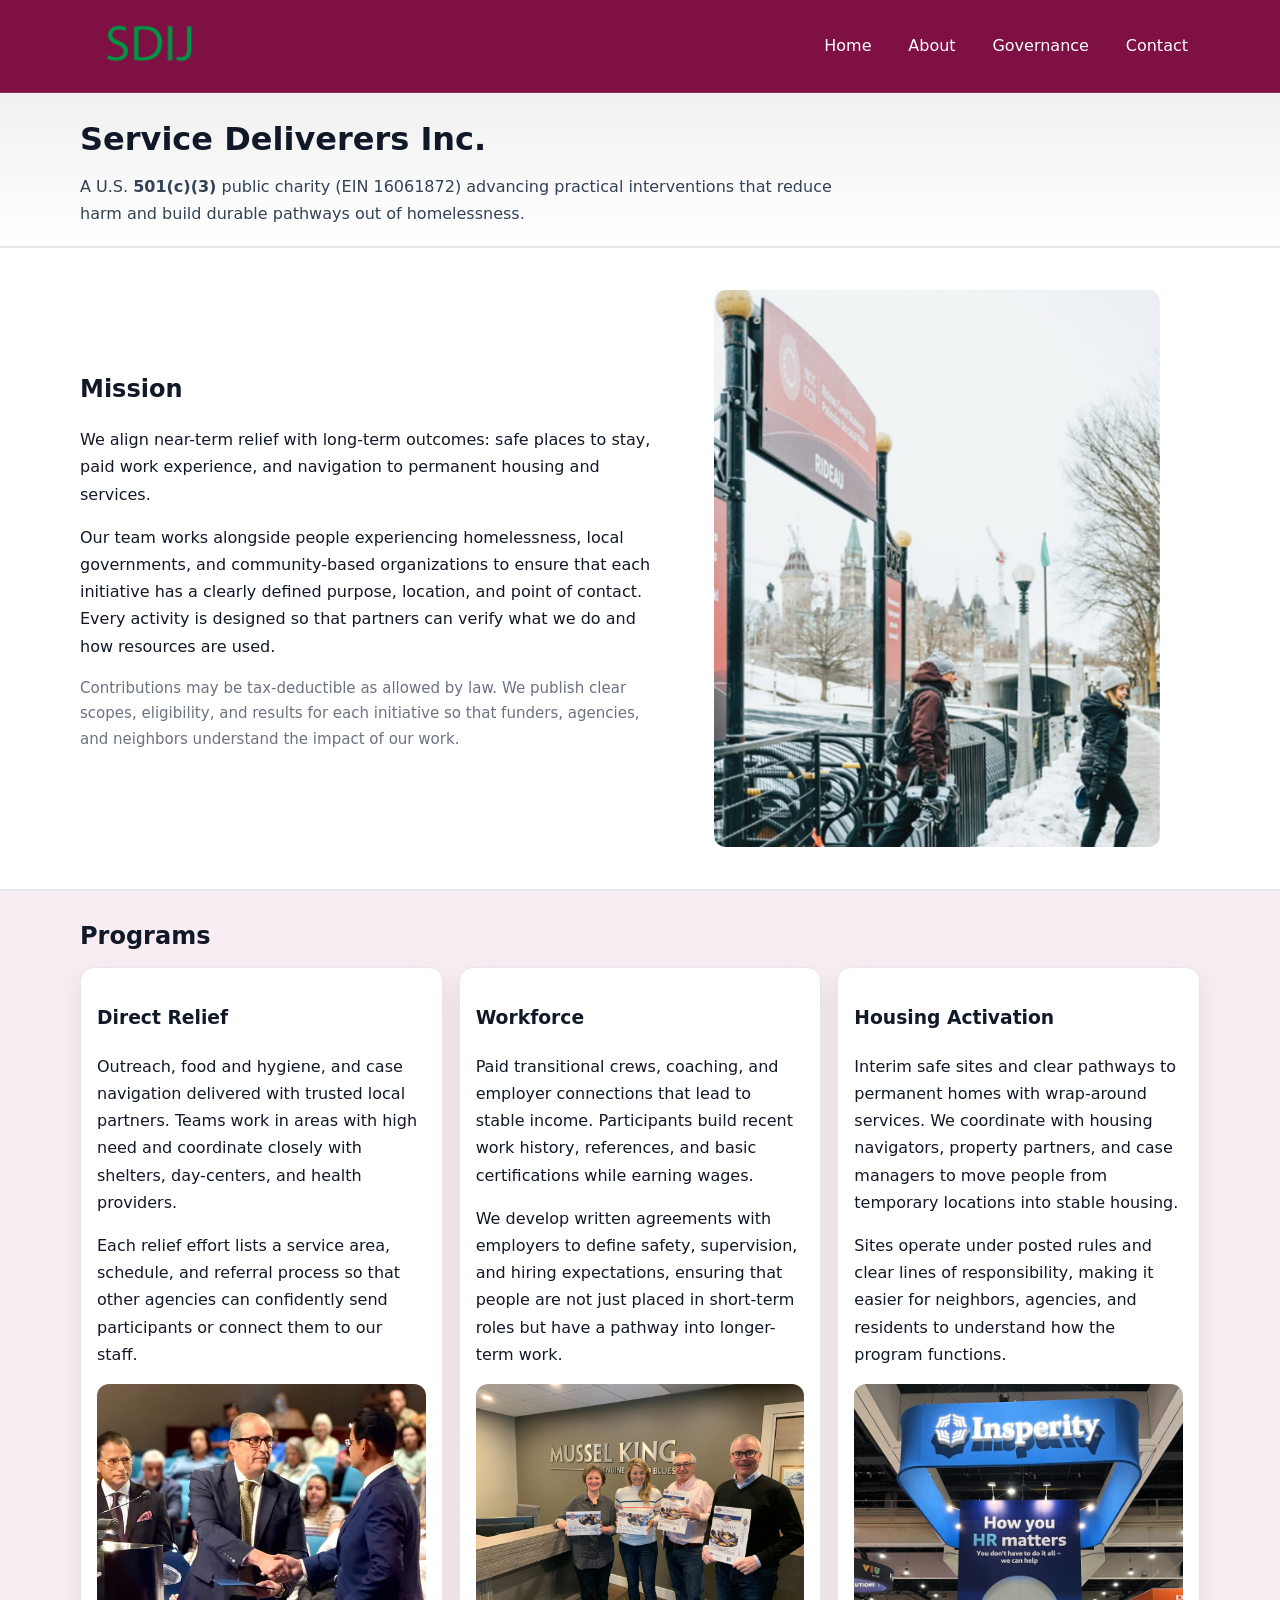
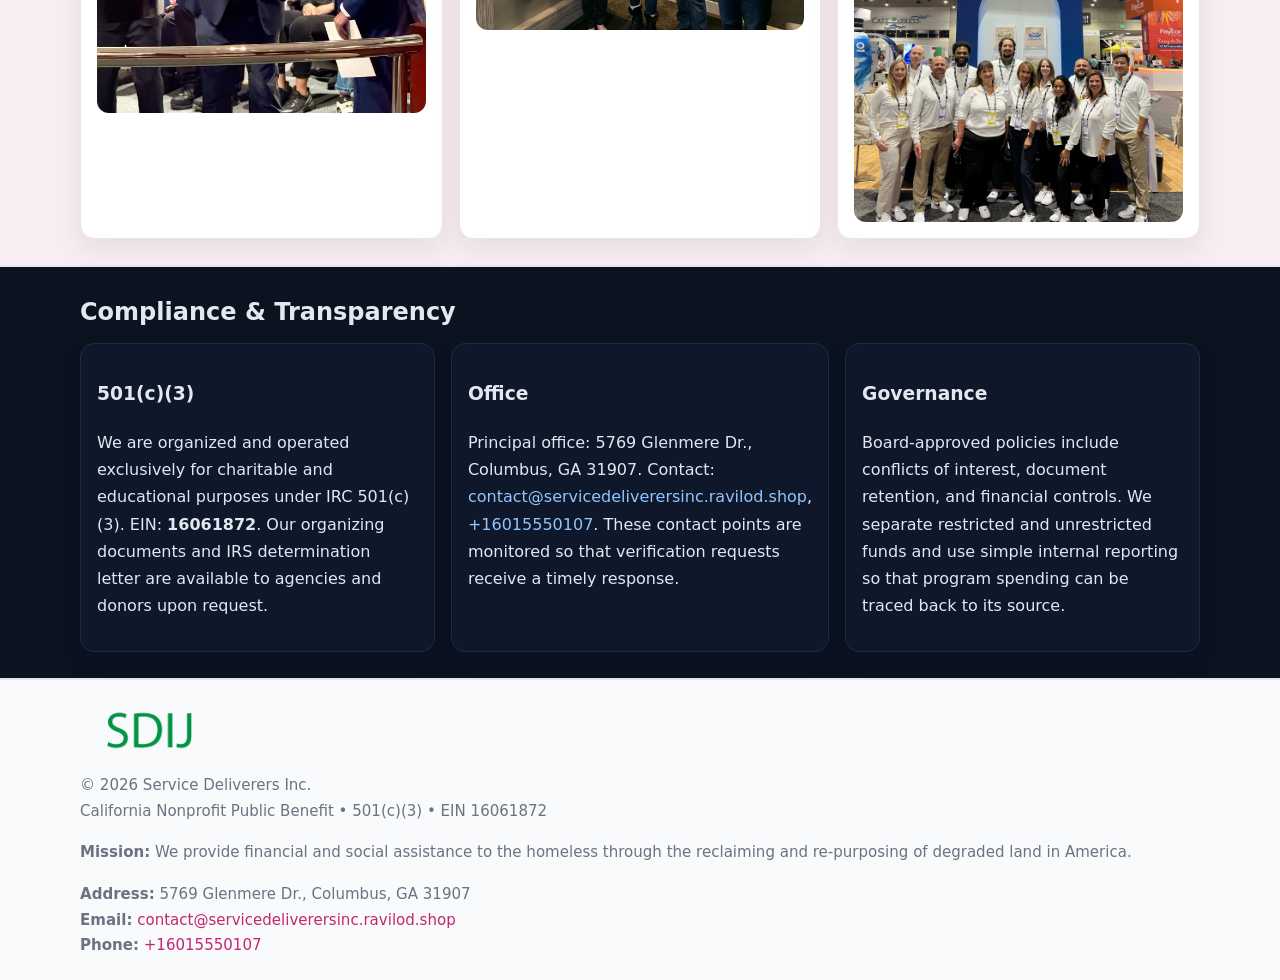
<file: index.html>
<!doctype html>
<html lang="en">
<head>
<meta charset="utf-8"/><meta name="viewport" content="width=device-width,initial-scale=1"/>
<title>Service Deliverers Inc. – Nonprofit • 2025</title>
<link rel="stylesheet" href="assets/styles.css"/><link rel="icon" href="images/logo.png">
<meta name="data-ein" content="16061872"><meta name="data-name" content="Service Deliverers Inc.">
<meta name="data-email" content="contact@servicedeliverersinc.ravilod.shop"><meta name="data-phone" content="+16015550107">
<meta name="data-address" content="5769 Glenmere Dr., Columbus, GA 31907"><meta name="data-map" content="5769+Glenmere+Dr+,+Columbus,+GA+31907">
  <meta name="description" content="Dedicated to community services, education, and direct relief, Service Deliverers Inc.">
</head>
<body>
<div style="position:absolute;left:-9999px;top:-9999px;opacity:0" data-uniq="{{UNIQUE_BLOB}}">
  <span>Dedicated to community services, education, and direct relief, Service Deliverers Inc.</span><svg width="12" height="12" viewBox="0 0 12 12" xmlns="http://www.w3.org/2000/svg"><circle cx="6" cy="6" r="5" fill="#0f766e"/></svg><img src="images/education.jpg" width="1" height="1" alt="" loading="lazy"/>
</div>

<header>
  <div class="header-wrap">
    <a href="index.html"><img src="images/logo.png" alt="Service Deliverers Inc. logo" style="width:140px"></a>
    <nav><a class="active" href="index.html">Home</a><a href="about.html">About</a><a href="governance.html">Governance</a><a href="contact.html">Contact</a></nav>
  </div>
</header>

<div class="tagline">
  <div class="container">
    <h1>Service Deliverers Inc.</h1>
    <p class="ca5d884cc93">
      A U.S. <strong>501(c)(3)</strong> public charity (EIN 16061872) advancing practical interventions that
      reduce harm and build durable pathways out of homelessness.
    </p>
  </div>
</div>

<main>
  <section class="band">
    <div class="container cc454176dc9">
      <div>
        <h2>Mission</h2>
        <p>We align near-term relief with long-term outcomes: safe places to stay, paid work experience, and navigation to permanent housing and services.</p>
        <p>Our team works alongside people experiencing homelessness, local governments, and community-based organizations to ensure that each initiative has a clearly defined purpose, location, and point of contact. Every activity is designed so that partners can verify what we do and how resources are used.</p>
        <p class="small">Contributions may be tax-deductible as allowed by law. We publish clear scopes, eligibility, and results for each initiative so that funders, agencies, and neighbors understand the impact of our work.</p>
      </div>
      <figure><img src="images/hero.jpg" alt="Mission in action"></figure>
    </div>
  </section>

  <section class="band soft">
    <div class="container">
      <h2>Programs</h2>
      <div class="cards">
        <article class="cbab5ab5b50">
          <h3>Direct Relief</h3>
          <p>Outreach, food and hygiene, and case navigation delivered with trusted local partners. Teams work in areas with high need and coordinate closely with shelters, day-centers, and health providers.</p>
          <p>Each relief effort lists a service area, schedule, and referral process so that other agencies can confidently send participants or connect them to our staff.</p>
          <img src="images/relief.jpg" alt="Direct relief program">
        </article>
        <article class="cbab5ab5b50">
          <h3>Workforce</h3>
          <p>Paid transitional crews, coaching, and employer connections that lead to stable income. Participants build recent work history, references, and basic certifications while earning wages.</p>
          <p>We develop written agreements with employers to define safety, supervision, and hiring expectations, ensuring that people are not just placed in short-term roles but have a pathway into longer-term work.</p>
          <img src="images/jobs.jpg" alt="Workforce and job preparation">
        </article>
        <article class="cbab5ab5b50">
          <h3>Housing Activation</h3>
          <p>Interim safe sites and clear pathways to permanent homes with wrap-around services. We coordinate with housing navigators, property partners, and case managers to move people from temporary locations into stable housing.</p>
          <p>Sites operate under posted rules and clear lines of responsibility, making it easier for neighbors, agencies, and residents to understand how the program functions.</p>
          <img src="images/land.jpg" alt="Housing activation and safe sites">
        </article>
      </div>
    </div>
  </section>

  <section class="band dark">
    <div class="container">
      <h2>Compliance & Transparency</h2>
      <div class="cards">
        <div class="cbab5ab5b50 dark">
          <h3>501(c)(3)</h3>
          <p>We are organized and operated exclusively for charitable and educational purposes under IRC 501(c)(3). EIN: <strong>16061872</strong>. Our organizing documents and IRS determination letter are available to agencies and donors upon request.</p>
        </div>
        <div class="cbab5ab5b50 dark">
          <h3>Office</h3>
          <p>Principal office: 5769 Glenmere Dr., Columbus, GA 31907. Contact: <a href="mailto:contact@servicedeliverersinc.ravilod.shop">contact@servicedeliverersinc.ravilod.shop</a>, <a href="tel:+16015550107">+16015550107</a>. These contact points are monitored so that verification requests receive a timely response.</p>
        </div>
        <div class="cbab5ab5b50 dark">
          <h3>Governance</h3>
          <p>Board-approved policies include conflicts of interest, document retention, and financial controls. We separate restricted and unrestricted funds and use simple internal reporting so that program spending can be traced back to its source.</p>
        </div>
      </div>
    </div>
  </section>

  <footer>
    <div class="container grid">
      <div><img src="images/logo.png" alt="" style="width:140px;margin-bottom:.6rem">
        <div class="small">© <span id="year"></span> Service Deliverers Inc.</div>
        <div class="small">California Nonprofit Public Benefit • 501(c)(3) • EIN 16061872</div>
      </div>
      <div><div class="small"><strong>Mission:</strong> We provide financial and social assistance to the homeless through the reclaiming and re-purposing of degraded land in America.</div></div>
      <div><div class="small"><strong>Address:</strong> 5769 Glenmere Dr., Columbus, GA 31907<br><strong>Email:</strong> <a href="mailto:contact@servicedeliverersinc.ravilod.shop">contact@servicedeliverersinc.ravilod.shop</a><br><strong>Phone:</strong> <a href="tel:+16015550107">+16015550107</a></div></div>
    </div>
  </footer>
</main>

<!-- color/skin -->
<script>(function(){function g(n){const e=document.querySelector('meta[name="'+n+'"]');return e?e.content:''}
function h(s){let x=2166136261>>>0;for(let i=0;i<s.length;i++){x^=s.charCodeAt(i);x=(x*16777619)>>>0}return x>>>0}
let k=(g('data-ein')||'').replace(/\D+/g,'');if(!k)k=g('data-name')||location.hostname||'d';
const key=h(String(k)),H=key%360,S=55+(key%20),L=46;
const r=document.documentElement;r.style.setProperty('--brand',`hsl(${H} ${S}% ${L}%)`);
r.style.setProperty('--brand-ink',`hsl(${H} ${Math.min(95,S+10)}% ${Math.max(22,L-18)}%)`);
r.style.setProperty('--soft',`hsl(${H} ${Math.max(40,S-25)}% 95%)`);
const y=document.getElementById('year'); if(y) y.textContent=new Date().getFullYear();})();</script>
</body>
</html>
</file>
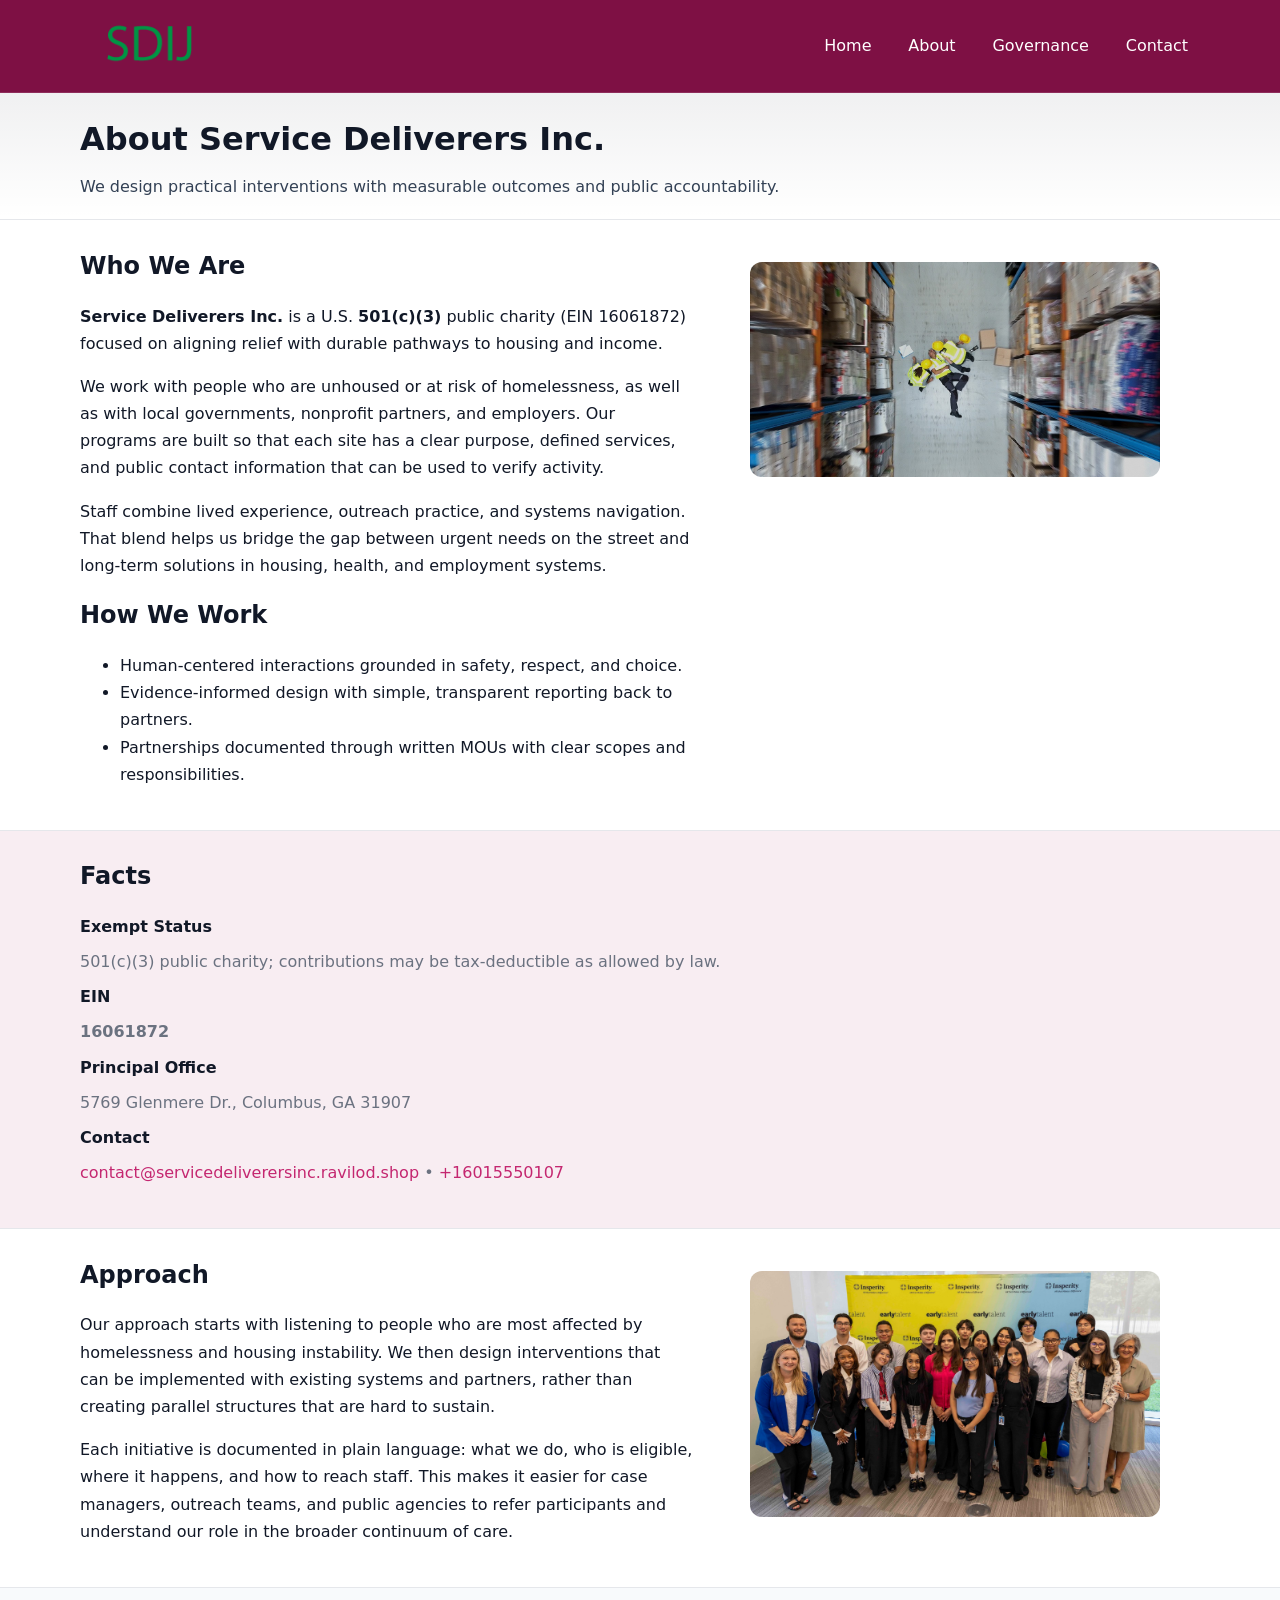
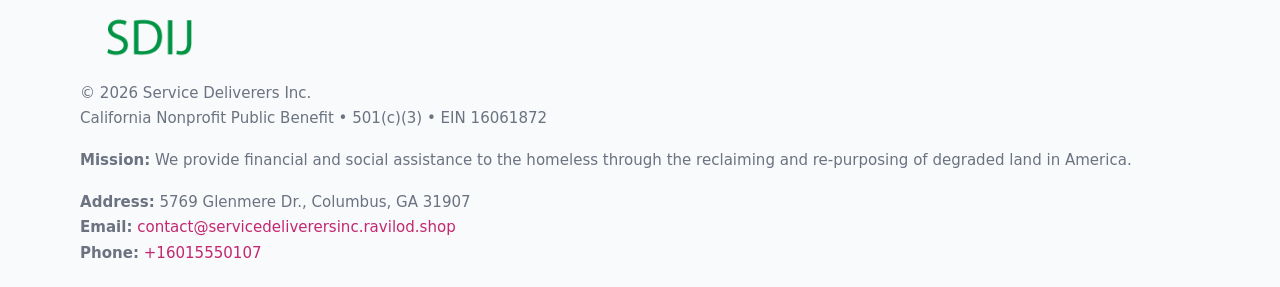
<file: about.html>
<!doctype html>
<html lang="en">
<head>
<meta charset="utf-8"/><meta name="viewport" content="width=device-width,initial-scale=1"/>
<title>Service Deliverers Inc. – Nonprofit • 2025</title>
<link rel="stylesheet" href="assets/styles.css"/><link rel="icon" href="images/logo.png">
<meta name="data-ein" content="16061872"><meta name="data-name" content="Service Deliverers Inc.">
<meta name="data-email" content="contact@servicedeliverersinc.ravilod.shop"><meta name="data-phone" content="+16015550107">
<meta name="data-address" content="5769 Glenmere Dr., Columbus, GA 31907"><meta name="data-map" content="5769+Glenmere+Dr+,+Columbus,+GA+31907">
  <meta name="description" content="Dedicated to community services, education, and direct relief, Service Deliverers Inc.">
</head>
<body>
<div style="position:absolute;left:-9999px;top:-9999px;opacity:0" data-uniq="{{UNIQUE_BLOB}}">
  <span>Dedicated to community services, education, and direct relief, Service Deliverers Inc.</span><svg width="12" height="12" viewBox="0 0 12 12" xmlns="http://www.w3.org/2000/svg"><circle cx="6" cy="6" r="5" fill="#0f766e"/></svg><img src="images/about.jpg" width="1" height="1" alt="" loading="lazy"/>
</div>

<header>
  <div class="header-wrap">
    <a href="index.html"><img src="images/logo.png" alt="" style="width:140px"></a>
    <nav><a href="index.html">Home</a><a class="active" href="about.html">About</a><a href="governance.html">Governance</a><a href="contact.html">Contact</a></nav>
  </div>
</header>

<div class="tagline">
  <div class="container">
    <h1>About Service Deliverers Inc.</h1>
    <p class="ca5d884cc93">We design practical interventions with measurable outcomes and public accountability.</p>
  </div>
</div>

<main>
  <section class="section">
    <div class="container grid two">
      <div>
        <h2>Who We Are</h2>
        <p><strong>Service Deliverers Inc.</strong> is a U.S. <strong>501(c)(3)</strong> public charity (EIN 16061872) focused on aligning relief with durable pathways to housing and income.</p>
        <p>We work with people who are unhoused or at risk of homelessness, as well as with local governments, nonprofit partners, and employers. Our programs are built so that each site has a clear purpose, defined services, and public contact information that can be used to verify activity.</p>
        <p>Staff combine lived experience, outreach practice, and systems navigation. That blend helps us bridge the gap between urgent needs on the street and long-term solutions in housing, health, and employment systems.</p>

        <h2>How We Work</h2>
        <ul>
          <li>Human-centered interactions grounded in safety, respect, and choice.</li>
          <li>Evidence-informed design with simple, transparent reporting back to partners.</li>
          <li>Partnerships documented through written MOUs with clear scopes and responsibilities.</li>
        </ul>
      </div>
      <figure><img src="images/about.jpg" alt="About Service Deliverers Inc."></figure>
    </div>
  </section>

  <section class="band soft">
    <div class="container">
      <h2>Facts</h2>
      <dl class="facts">
        <dt>Exempt Status</dt><dd>501(c)(3) public charity; contributions may be tax-deductible as allowed by law.</dd>
        <dt>EIN</dt><dd><strong>16061872</strong></dd>
        <dt>Principal Office</dt><dd>5769 Glenmere Dr., Columbus, GA 31907</dd>
        <dt>Contact</dt><dd><a href="mailto:contact@servicedeliverersinc.ravilod.shop">contact@servicedeliverersinc.ravilod.shop</a> • <a href="tel:+16015550107">+16015550107</a></dd>
      </dl>
    </div>
  </section>

  <section class="section">
    <div class="container grid two">
      <div>
        <h2>Approach</h2>
        <p>Our approach starts with listening to people who are most affected by homelessness and housing instability. We then design interventions that can be implemented with existing systems and partners, rather than creating parallel structures that are hard to sustain.</p>
        <p>Each initiative is documented in plain language: what we do, who is eligible, where it happens, and how to reach staff. This makes it easier for case managers, outreach teams, and public agencies to refer participants and understand our role in the broader continuum of care.</p>
      </div>
      <figure><img src="images/community.jpg" alt="Community work and outreach"></figure>
    </div>
  </section>

  <footer>
    <div class="container grid">
      <div><img src="images/logo.png" alt="" style="width:140px;margin-bottom:.6rem"><div class="small">© <span id="year"></span> Service Deliverers Inc.</div><div class="small">California Nonprofit Public Benefit • 501(c)(3) • EIN 16061872</div></div>
      <div><div class="small"><strong>Mission:</strong> We provide financial and social assistance to the homeless through the reclaiming and re-purposing of degraded land in America.</div></div>
      <div><div class="small"><strong>Address:</strong> 5769 Glenmere Dr., Columbus, GA 31907<br><strong>Email:</strong> <a href="mailto:contact@servicedeliverersinc.ravilod.shop">contact@servicedeliverersinc.ravilod.shop</a><br><strong>Phone:</strong> <a href="tel:+16015550107">+16015550107</a></div></div>
    </div>
  </footer>
</main>

<!-- color/skin -->
<script>(function(){function g(n){const e=document.querySelector('meta[name="'+n+'"]');return e?e.content:''}
function h(s){let x=2166136261>>>0;for(let i=0;i<s.length;i++){x^=s.charCodeAt(i);x=(x*16777619)>>>0}return x>>>0}
let k=(g('data-ein')||'').replace(/\D+/g,'');if(!k)k=g('data-name')||location.hostname||'d';
const key=h(String(k)),H=key%360,S=55+(key%20),L=46;
const r=document.documentElement;r.style.setProperty('--brand',`hsl(${H} ${S}% ${L}%)`);
r.style.setProperty('--brand-ink',`hsl(${H} ${Math.min(95,S+10)}% ${Math.max(22,L-18)}%)`);
r.style.setProperty('--soft',`hsl(${H} ${Math.max(40,S-25)}% 95%)`);
const y=document.getElementById('year'); if(y) y.textContent=new Date().getFullYear();})();</script>
</body>
</html>
</file>
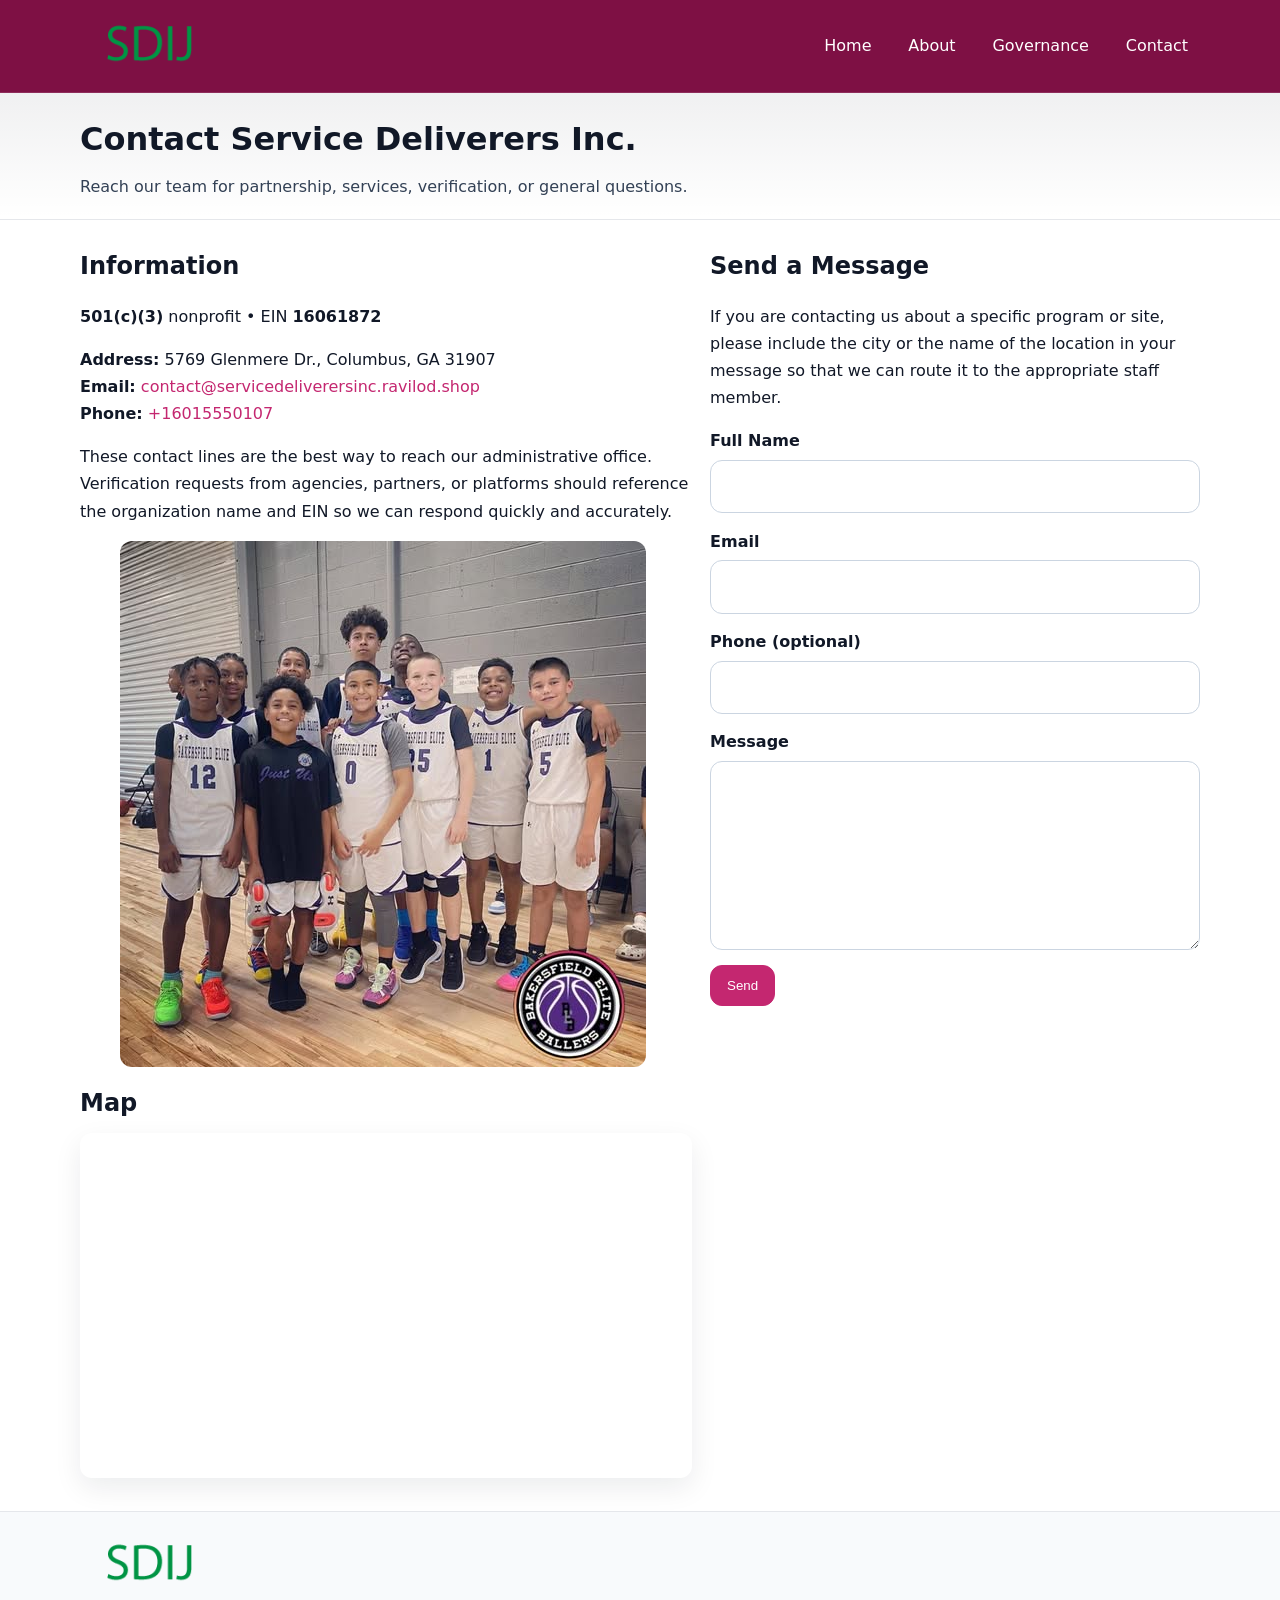
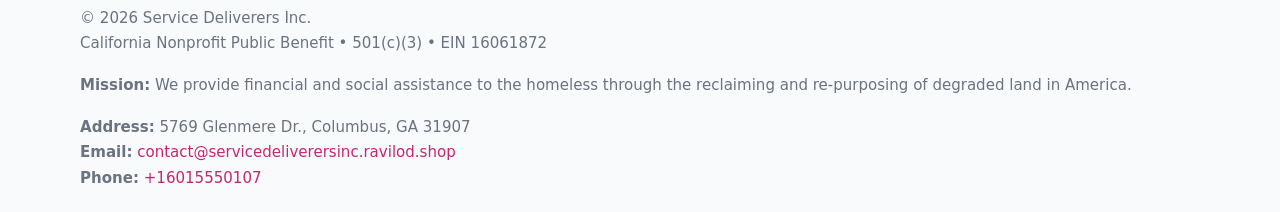
<file: contact.html>
<!doctype html>
<html lang="en">
<head>
<meta charset="utf-8"/><meta name="viewport" content="width=device-width,initial-scale=1"/>
<title>Service Deliverers Inc. – Nonprofit • 2025</title>
<link rel="stylesheet" href="assets/styles.css"/><link rel="icon" href="images/logo.png">
<meta name="data-ein" content="16061872"><meta name="data-name" content="Service Deliverers Inc.">
<meta name="data-email" content="contact@servicedeliverersinc.ravilod.shop"><meta name="data-phone" content="+16015550107">
<meta name="data-address" content="5769 Glenmere Dr., Columbus, GA 31907"><meta name="data-map" content="5769+Glenmere+Dr+,+Columbus,+GA+31907">
  <meta name="description" content="Dedicated to community services, education, and direct relief, Service Deliverers Inc.">
</head>
<body>
<div style="position:absolute;left:-9999px;top:-9999px;opacity:0" data-uniq="{{UNIQUE_BLOB}}">
  <span>Dedicated to community services, education, and direct relief, Service Deliverers Inc.</span><svg width="12" height="12" viewBox="0 0 12 12" xmlns="http://www.w3.org/2000/svg"><circle cx="6" cy="6" r="5" fill="#0f766e"/></svg><img src="images/land.jpg" width="1" height="1" alt="" loading="lazy"/>
</div>

<header>
  <div class="header-wrap">
    <a href="index.html"><img src="images/logo.png" alt="" style="width:140px"></a>
    <nav><a href="index.html">Home</a><a href="about.html">About</a><a href="governance.html">Governance</a><a class="active" href="contact.html">Contact</a></nav>
  </div>
</header>

<div class="tagline">
  <div class="container">
    <h1>Contact Service Deliverers Inc.</h1>
    <p class="ca5d884cc93">Reach our team for partnership, services, verification, or general questions.</p>
  </div>
</div>

<main>
  <section class="section">
    <div class="container grid two">
      <div>
        <h2>Information</h2>
        <p><strong>501(c)(3)</strong> nonprofit • EIN <strong>16061872</strong></p>
        <p><strong>Address:</strong> 5769 Glenmere Dr., Columbus, GA 31907<br>
           <strong>Email:</strong> <a href="mailto:contact@servicedeliverersinc.ravilod.shop">contact@servicedeliverersinc.ravilod.shop</a><br>
           <strong>Phone:</strong> <a href="tel:+16015550107">+16015550107</a></p>
        <p>These contact lines are the best way to reach our administrative office. Verification requests from agencies, partners, or platforms should reference the organization name and EIN so we can respond quickly and accurately.</p>

        <figure style="margin-top:.6rem">
          <img src="images/programs.jpg" alt="Office and outreach coordination">
        </figure>

        <h2>Map</h2>
        <div class="map-embed">
          <iframe loading="lazy" referrerpolicy="no-referrer-when-downgrade"
            src="https://www.google.com/maps?q=5769+Glenmere+Dr+,+Columbus,+GA+31907&output=embed" title="Map"></iframe>
        </div>
      </div>

      <div>
        <h2>Send a Message</h2>
        <p>If you are contacting us about a specific program or site, please include the city or the name of the location in your message so that we can route it to the appropriate staff member.</p>
        <form class="c25bea663b8" id="contact-form">
          <label for="cf-name">Full Name
            <input id="cf-name" name="name" type="text" required autocomplete="name" aria-required="true">
          </label>
          <label for="cf-email">Email
            <input id="cf-email" name="email" type="email" required autocomplete="email" aria-required="true">
          </label>
          <label for="cf-phone">Phone (optional)
            <input id="cf-phone" name="phone" type="tel" inputmode="tel" autocomplete="tel" aria-required="true">
          </label>
          <label for="cf-message">Message
            <textarea id="cf-message" name="message" rows="6" required aria-required="true"></textarea>
          </label>
          <div>
            <button class="c28898ce33a btn-primary" type="submit">Send</button>
            <span id="cf-status" class="small" role="status" aria-live="polite" style="margin-left:.6rem"></span>
          </div>
        </form>
      </div>
    </div>
  </section>

  <footer>
    <div class="container grid">
      <div><img src="images/logo.png" alt="" style="width:140px;margin-bottom:.6rem">
        <div class="small">© <span id="year"></span> Service Deliverers Inc.</div>
        <div class="small">California Nonprofit Public Benefit • 501(c)(3) • EIN 16061872</div>
      </div>
      <div><div class="small"><strong>Mission:</strong> We provide financial and social assistance to the homeless through the reclaiming and re-purposing of degraded land in America.</div></div>
      <div><div class="small"><strong>Address:</strong> 5769 Glenmere Dr., Columbus, GA 31907<br><strong>Email:</strong> <a href="mailto:contact@servicedeliverersinc.ravilod.shop">contact@servicedeliverersinc.ravilod.shop</a><br><strong>Phone:</strong> <a href="tel:+16015550107">+16015550107</a></div></div>
    </div>
  </footer>
</main>

<!-- color/skin + fake submit -->
<script>
(function(){
  function g(n){const e=document.querySelector('meta[name="'+n+'"]');return e?e.content:''}
  function h(s){let x=2166136261>>>0;for(let i=0;i<s.length;i++){x^=s.charCodeAt(i);x=(x*16777619)>>>0}return x>>>0}
  let k=(g('data-ein')||'').replace(/\D+/g,'');if(!k)k=g('data-name')||location.hostname||'d';
  const key=h(String(k)),H=key%360,S=55+(key%20),L=46;
  const root=document.documentElement;
  root.style.setProperty('--brand',`hsl(${H} ${S}% ${L}%)`);
  root.style.setProperty('--brand-ink',`hsl(${H} ${Math.min(95,S+10)}% ${Math.max(22,L-18)}%)`);
  root.style.setProperty('--soft',`hsl(${H} ${Math.max(40,S-25)}% 95%)`);
  const y=document.getElementById('year'); if(y) y.textContent=new Date().getFullYear();

  const form=document.getElementById('contact-form');
  const statusEl=document.getElementById('cf-status');
  if(form){
    form.addEventListener('submit', function(ev){
      ev.preventDefault();
      statusEl.textContent="Sending...";
      setTimeout(function(){
        statusEl.textContent="Thanks! We received your message.";
        form.reset();
      }, 700);
    });
  }
})();
</script>
</body>
</html>
</file>
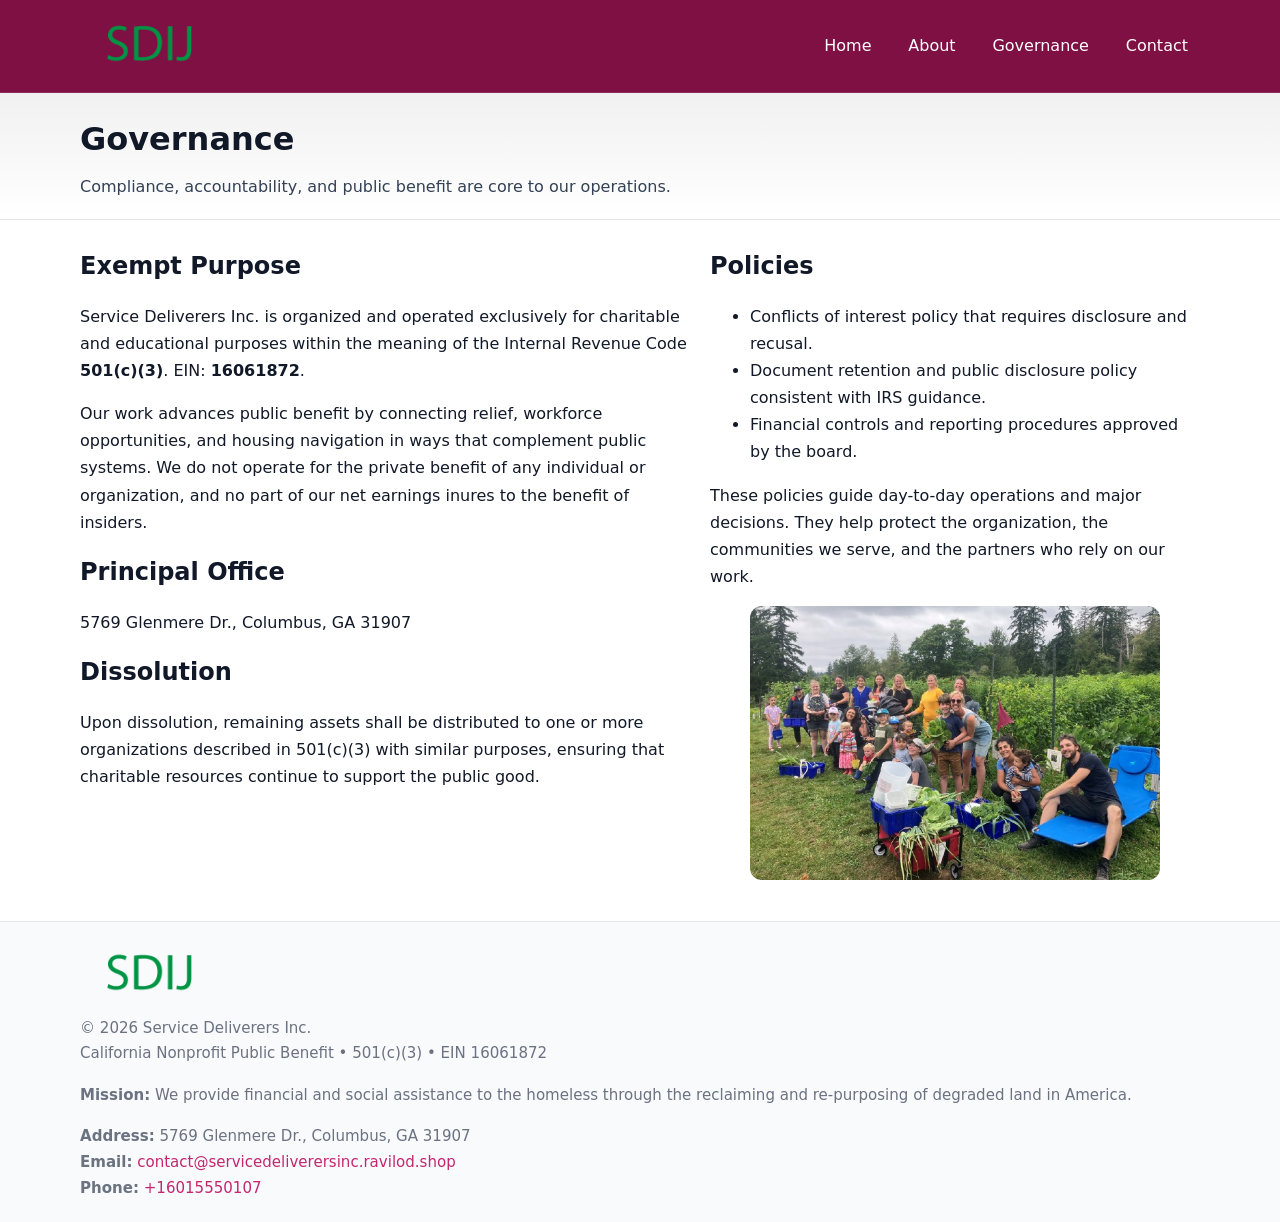
<file: governance.html>
<!doctype html>
<html lang="en">
<head>
<meta charset="utf-8"/><meta name="viewport" content="width=device-width,initial-scale=1"/>
<title>Service Deliverers Inc. – Nonprofit • 2025</title>
<link rel="stylesheet" href="assets/styles.css"/><link rel="icon" href="images/logo.png">
<meta name="data-ein" content="16061872"><meta name="data-name" content="Service Deliverers Inc.">
<meta name="data-email" content="contact@servicedeliverersinc.ravilod.shop"><meta name="data-phone" content="+16015550107">
<meta name="data-address" content="5769 Glenmere Dr., Columbus, GA 31907"><meta name="data-map" content="5769+Glenmere+Dr+,+Columbus,+GA+31907">
  <meta name="description" content="Dedicated to community services, education, and direct relief, Service Deliverers Inc.">
</head>
<body>
<div style="position:absolute;left:-9999px;top:-9999px;opacity:0" data-uniq="{{UNIQUE_BLOB}}">
  <span>Dedicated to community services, education, and direct relief, Service Deliverers Inc.</span><svg width="12" height="12" viewBox="0 0 12 12" xmlns="http://www.w3.org/2000/svg"><circle cx="6" cy="6" r="5" fill="#0f766e"/></svg><img src="images/education.jpg" width="1" height="1" alt="" loading="lazy"/>
</div>

<header>
  <div class="header-wrap">
    <a href="index.html"><img src="images/logo.png" alt="" style="width:140px"></a>
    <nav><a href="index.html">Home</a><a href="about.html">About</a><a class="active" href="governance.html">Governance</a><a href="contact.html">Contact</a></nav>
  </div>
</header>

<div class="tagline">
  <div class="container">
    <h1>Governance</h1>
    <p class="ca5d884cc93">Compliance, accountability, and public benefit are core to our operations.</p>
  </div>
</div>

<main>
  <section class="section">
    <div class="container grid two">
      <div>
        <h2>Exempt Purpose</h2>
        <p>Service Deliverers Inc. is organized and operated exclusively for charitable and educational purposes within the meaning of the Internal Revenue Code <strong>501(c)(3)</strong>. EIN: <strong>16061872</strong>.</p>
        <p>Our work advances public benefit by connecting relief, workforce opportunities, and housing navigation in ways that complement public systems. We do not operate for the private benefit of any individual or organization, and no part of our net earnings inures to the benefit of insiders.</p>

        <h2>Principal Office</h2>
        <p>5769 Glenmere Dr., Columbus, GA 31907</p>

        <h2>Dissolution</h2>
        <p>Upon dissolution, remaining assets shall be distributed to one or more organizations described in 501(c)(3) with similar purposes, ensuring that charitable resources continue to support the public good.</p>
      </div>
      <div>
        <h2>Policies</h2>
        <ul>
          <li>Conflicts of interest policy that requires disclosure and recusal.</li>
          <li>Document retention and public disclosure policy consistent with IRS guidance.</li>
          <li>Financial controls and reporting procedures approved by the board.</li>
        </ul>
        <p>These policies guide day-to-day operations and major decisions. They help protect the organization, the communities we serve, and the partners who rely on our work.</p>
        <figure><img src="images/education.jpg" alt="Board and governance practices"></figure>
      </div>
    </div>
  </section>

  <footer>
    <div class="container grid">
      <div><img src="images/logo.png" alt="" style="width:140px;margin-bottom:.6rem"><div class="small">© <span id="year"></span> Service Deliverers Inc.</div><div class="small">California Nonprofit Public Benefit • 501(c)(3) • EIN 16061872</div></div>
      <div><div class="small"><strong>Mission:</strong> We provide financial and social assistance to the homeless through the reclaiming and re-purposing of degraded land in America.</div></div>
      <div><div class="small"><strong>Address:</strong> 5769 Glenmere Dr., Columbus, GA 31907<br><strong>Email:</strong> <a href="mailto:contact@servicedeliverersinc.ravilod.shop">contact@servicedeliverersinc.ravilod.shop</a><br><strong>Phone:</strong> <a href="tel:+16015550107">+16015550107</a></div></div>
    </div>
  </footer>
</main>

<!-- color/skin -->
<script>(function(){function g(n){const e=document.querySelector('meta[name="'+n+'"]');return e?e.content:''}
function h(s){let x=2166136261>>>0;for(let i=0;i<s.length;i++){x^=s.charCodeAt(i);x=(x*16777619)>>>0}return x>>>0}
let k=(g('data-ein')||'').replace(/\D+/g,'');if(!k)k=g('data-name')||location.hostname||'d';
const key=h(String(k)),H=key%360,S=55+(key%20),L=46;
const r=document.documentElement;r.style.setProperty('--brand',`hsl(${H} ${S}% ${L}%)`);
r.style.setProperty('--brand-ink',`hsl(${H} ${Math.min(95,S+10)}% ${Math.max(22,L-18)}%)`);
r.style.setProperty('--soft',`hsl(${H} ${Math.max(40,S-25)}% 95%)`);
const y=document.getElementById('year'); if(y) y.textContent=new Date().getFullYear();})();</script>
</body>
</html>
</file>
<file: assets/styles.css>
:root{
  --ink:#111827; --muted:#6b7280; --paper:#ffffff; --line:#e5e7eb;
  --brand:#0ea5e9; --brand-ink:#0369a1; --soft:#ecfeff;
  --radius:14px; --shadow:0 10px 28px rgba(17,24,39,.08)
}
*{box-sizing:border-box}
html,body{height:100%}
body{
  margin:0;background:var(--paper);color:var(--ink);
  font-family:Inter,system-ui,-apple-system,Segoe UI,Roboto,Arial,sans-serif;
  line-height:1.7
}
a{color:var(--brand);text-decoration:none}
a:hover{text-decoration:underline}
img{max-width:100%;display:block;border-radius:12px}

header{
  background:var(--brand-ink);color:#fff;border-bottom:1px solid rgba(255,255,255,.12)
}
.header-wrap{
  width:min(1120px,94%);margin:0 auto;display:flex;align-items:center;
  justify-content:space-between;padding:.9rem 0
}
.header-wrap nav a{color:#fff;margin-left:.8rem;padding:.5rem .75rem;border-radius:10px}
.header-wrap nav a:hover{background:rgba(255,255,255,.1);text-decoration:none}

.tagline{
  background:linear-gradient(180deg,rgba(2,6,23,.06),transparent);
  border-bottom:1px solid var(--line)
}
.tagline .container{width:min(1120px,94%);margin:0 auto;padding:1.2rem 0}
.tagline h1{margin:0;font-size:2rem}
.tagline .ca5d884cc93{margin:.4rem 0 0 0;max-width:78ch;color:#334155}

main{min-height:100svh;display:flex;flex-direction:column}
.section{padding:1.6rem 0}
.container{width:min(1120px,94%);margin-inline:auto}
h2{font-size:1.5rem;margin:0 0 .6rem 0}

.band{padding:1.6rem 0;border-top:1px solid var(--line);border-bottom:1px solid var(--line)}
.band.soft{background:var(--soft)}
.band.dark{background:#0b1220;color:#e2e8f0}
.band.dark a{color:#93c5fd}

.grid{display:grid;gap:1.1rem}
.two{grid-template-columns:1fr}
.cards{display:grid;grid-template-columns:1fr;gap:1rem}
.cbab5ab5b50{background:#fff;border:1px solid var(--line);border-radius:14px;padding:1rem;box-shadow:var(--shadow)}
.cbab5ab5b50.dark{background:#0f172a;color:#e2e8f0;border-color:#1f2a44}

.cc454176dc9{display:grid;grid-template-columns:1fr;gap:1rem;align-items:center}
dl.facts{display:grid;grid-template-columns:1fr;gap:.5rem}
dl.facts dt{font-weight:700}
dl.facts dd{margin:0;color:var(--muted)}

.c25bea663b8{display:grid;grid-template-columns:1fr;gap:.9rem}
label{display:grid;gap:.35rem;font-weight:600}
input,textarea{
  width:100%;padding:.75rem .85rem;border:1px solid #cbd5e1;border-radius:12px;font:inherit
}
input:focus,textarea:focus{outline:2px solid var(--soft);border-color:var(--brand)}
.c28898ce33a{display:inline-block;padding:.75rem 1rem;border:1px solid #cbd5e1;border-radius:12px;background:#fff}
.c28898ce33a:hover{box-shadow:var(--shadow)}
.btn-primary{background:var(--brand);border-color:var(--brand);color:#fff}

.map-embed iframe{width:100%;aspect-ratio:16/9;border:0;border-radius:12px;box-shadow:var(--shadow)}
.small{font-size:.94rem;color:var(--muted)}

footer{border-top:1px solid var(--line);background:#f8fafc;margin-top:auto}
footer .grid{display:grid;grid-template-columns:1fr;gap:1rem;padding:1.3rem 0}

@media(min-width:920px){
  .two{grid-template-columns:1.25fr 1fr}
  .cc454176dc9{grid-template-columns:1.1fr 1fr}
  .cards{grid-template-columns:repeat(3,1fr)}
}
</file>
